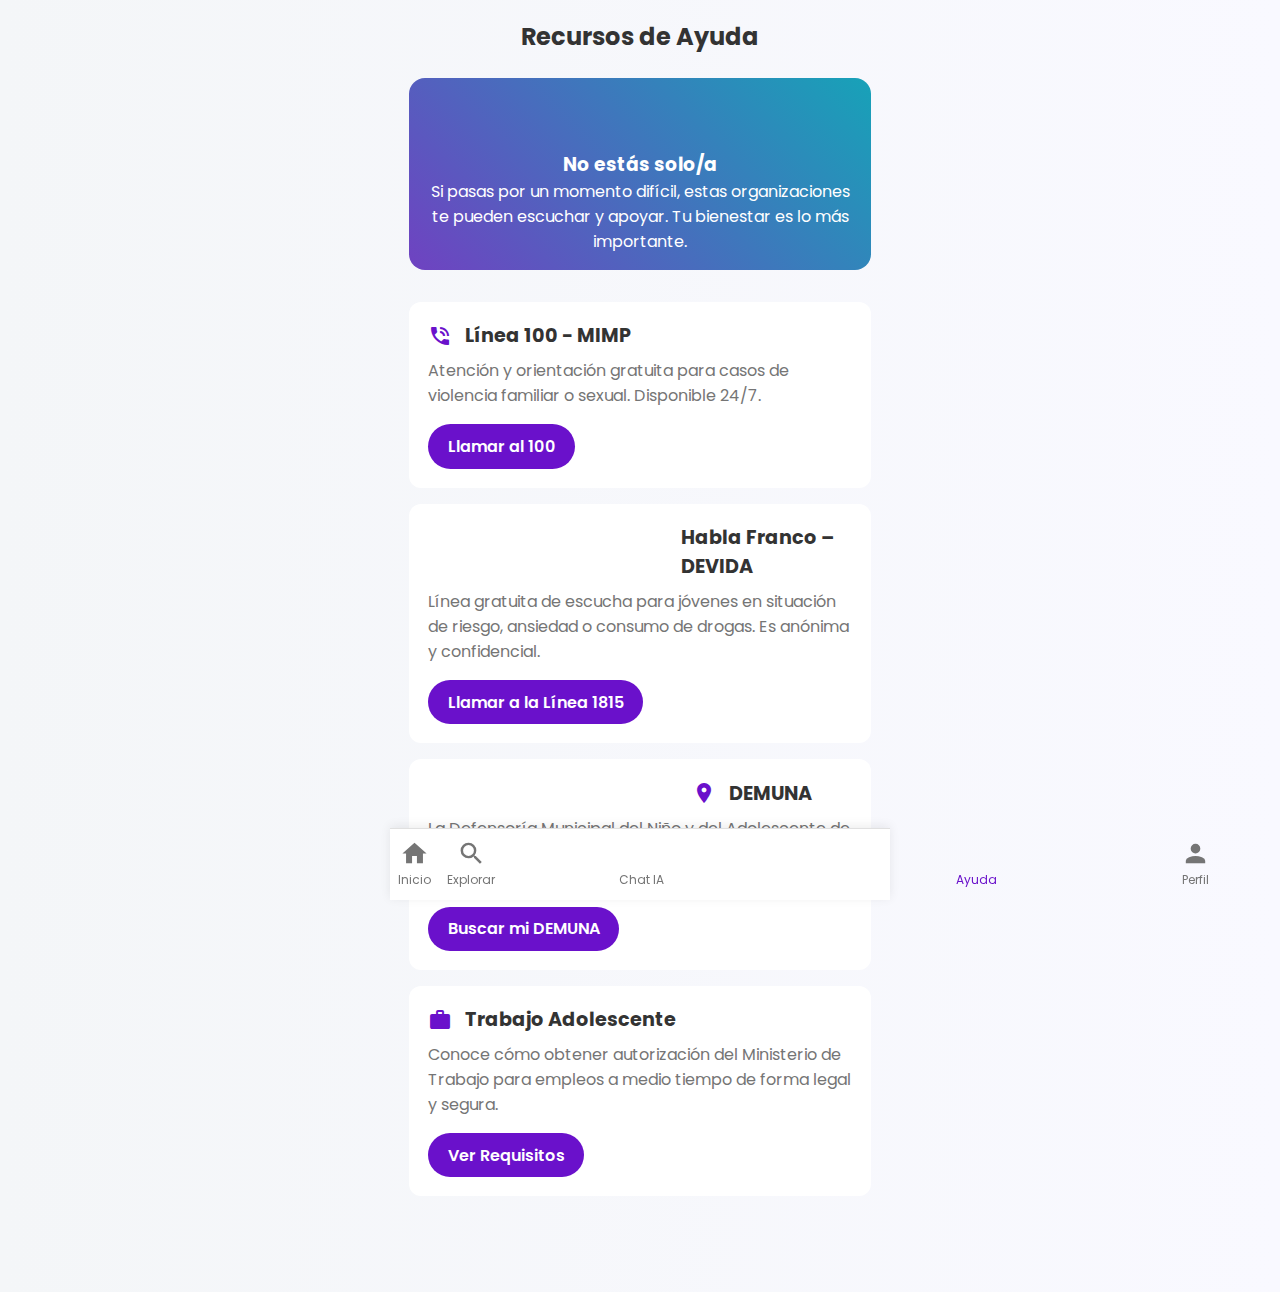
<file: ayuda.html>
<!DOCTYPE html>
<html lang="es">
<head>
    <meta charset="UTF-8">
    <meta name="viewport" content="width=device-width, initial-scale=1.0">
    <title>Recursos de Ayuda - Conecta Futuro</title>
    <link rel="stylesheet" href="estilos.css">
    <link href="https://fonts.googleapis.com/icon?family=Material+Icons" rel="stylesheet">
    <link href="https://fonts.googleapis.com/css2?family=Poppins:wght@400;600;700&display=swap" rel="stylesheet">
</head>
<body>
    <div class="container app-container">
        <header class="app-header-simple">
            <h1>Recursos de Ayuda</h1>
        </header>

        <main class="help-content">
            <div class="help-intro">
                <span class="material-icons">support_agent</span>
                <h3>No estás solo/a</h3>
                <p>Si pasas por un momento difícil, estas organizaciones te pueden escuchar y apoyar. Tu bienestar es lo más importante.</p>
            </div>

            <div class="help-card">
                <h4><span class="material-icons">phone_in_talk</span> Línea 100 - MIMP</h4>
                <p>Atención y orientación gratuita para casos de violencia familiar o sexual. Disponible 24/7.</p>
                <a href="tel:100" class="help-link">Llamar al 100</a>
            </div>

            <div class="help-card">
                <h4><span class="material-icons">psychology</span> Habla Franco – DEVIDA</h4>
                <p>Línea gratuita de escucha para jóvenes en situación de riesgo, ansiedad o consumo de drogas. Es anónima y confidencial.</p>
                <a href="tel:1815" class="help-link">Llamar a la Línea 1815</a>
            </div>

            <div class="help-card">
                <h4><span class="material-icons">family_restroom</span> DEMUNA</h4>
                <p>La Defensoría Municipal del Niño y del Adolescente de tu distrito ofrece orientación psicológica y legal gratuita.</p>
                <a href="https://www.gob.pe/30753-defensoria-municipal-del-nino-y-del-adolescente-demuna" target="_blank" class="help-link">Buscar mi DEMUNA</a>
            </div>

            <div class="help-card">
                <h4><span class="material-icons">work</span> Trabajo Adolescente</h4>
                <p>Conoce cómo obtener autorización del Ministerio de Trabajo para empleos a medio tiempo de forma legal y segura.</p>
                 <a href="https://www.gob.pe/24011-autorizacion-de-trabajo-para-menores-de-edad" target="_blank" class="help-link">Ver Requisitos</a>
            </div>
        </main>
    </div>

    <nav class="bottom-nav">
        <a href="home.html" class="nav-item"><span class="material-icons">home</span><span>Inicio</span></a>
        <a href="explorar.html" class="nav-item"><span class="material-icons">search</span><span>Explorar</span></a>
        <a href="chat.html" class="nav-item"><span class="material-icons">smart_toy</span><span>Chat IA</span></a>
        <a href="ayuda.html" class="nav-item active"><span class="material-icons">support_agent</span><span>Ayuda</span></a>
        <a href="perfil.html" class="nav-item"><span class="material-icons">person</span><span>Perfil</span></a>
    </nav>
</body>
</html>
</file>
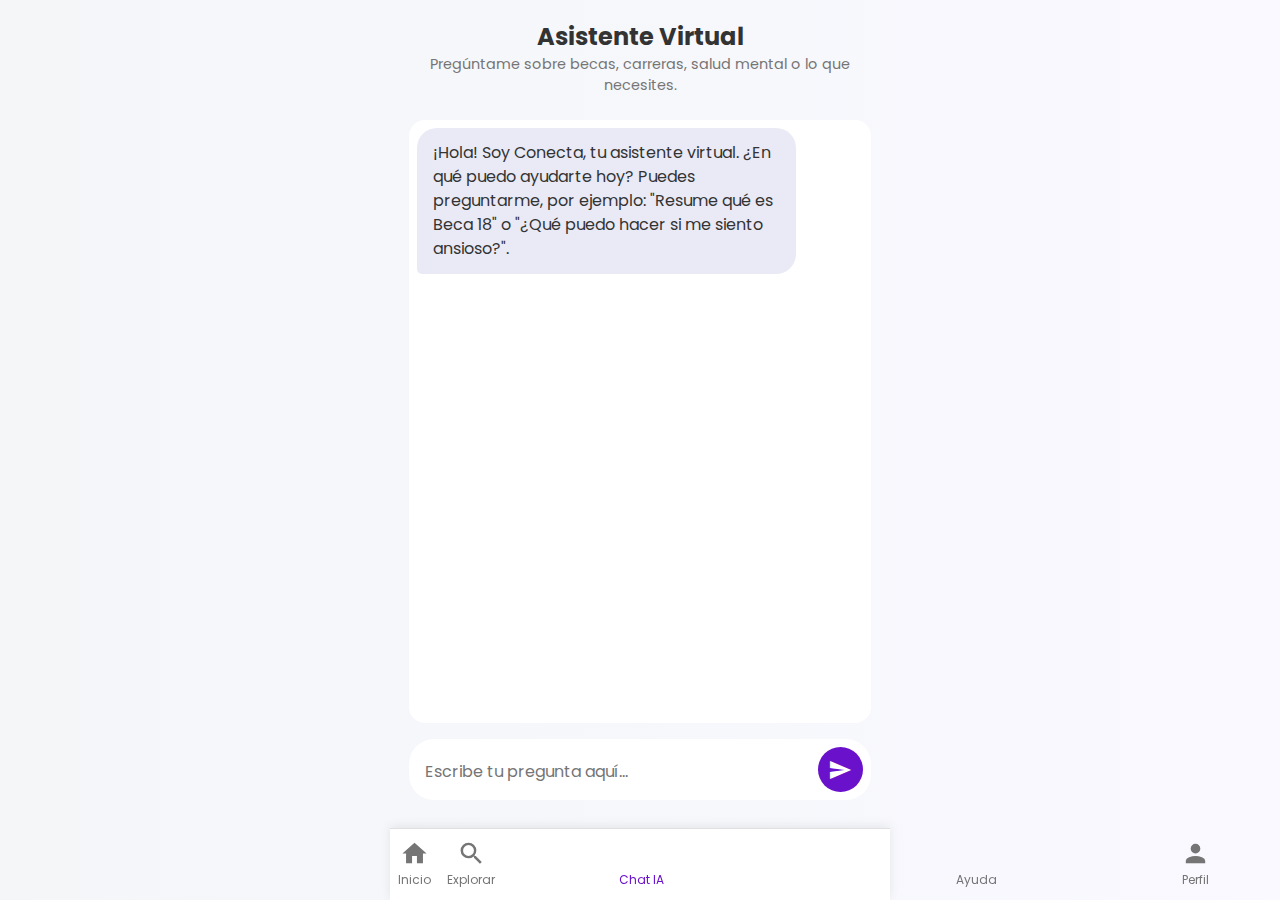
<file: chat.html>
<!DOCTYPE html>
<html lang="es">
<head>
    <meta charset="UTF-8">
    <meta name="viewport" content="width=device-width, initial-scale=1.0">
    <title>Asistente IA - Conecta Futuro</title>
    <link rel="stylesheet" href="estilos.css">
    <link href="https://fonts.googleapis.com/icon?family=Material+Icons" rel="stylesheet">
    <link href="https://fonts.googleapis.com/css2?family=Poppins:wght@400;600;700&display=swap" rel="stylesheet">
</head>
<body>
    <div class="container app-container">
        <header class="app-header-simple">
            <h1>Asistente Virtual</h1>
            <p class="subtitle">Pregúntame sobre becas, carreras, salud mental o lo que necesites.</p>
        </header>

        <main class="chat-container">
            <div id="chat-box" class="chat-box">
                <div class="chat-message ai-message">
                    <p>¡Hola! Soy Conecta, tu asistente virtual. ¿En qué puedo ayudarte hoy? Puedes preguntarme, por ejemplo: "Resume qué es Beca 18" o "¿Qué puedo hacer si me siento ansioso?".</p>
                </div>
            </div>

            <div class="chat-input-area">
                <textarea id="user-input" placeholder="Escribe tu pregunta aquí..." rows="1"></textarea>
                <button id="send-btn" class="send-btn">
                    <span class="material-icons">send</span>
                </button>
            </div>
        </main>
    </div>

    <nav class="bottom-nav">
        <a href="home.html" class="nav-item"><span class="material-icons">home</span><span>Inicio</span></a>
        <a href="explorar.html" class="nav-item"><span class="material-icons">search</span><span>Explorar</span></a>
        <a href="chat.html" class="nav-item active"><span class="material-icons">smart_toy</span><span>Chat IA</span></a>
        <a href="ayuda.html" class="nav-item"><span class="material-icons">support_agent</span><span>Ayuda</span></a>
        <a href="perfil.html" class="nav-item"><span class="material-icons">person</span><span>Perfil</span></a>
    </nav>

    <script src="app.js"></script>
</body>
</html>
</file>
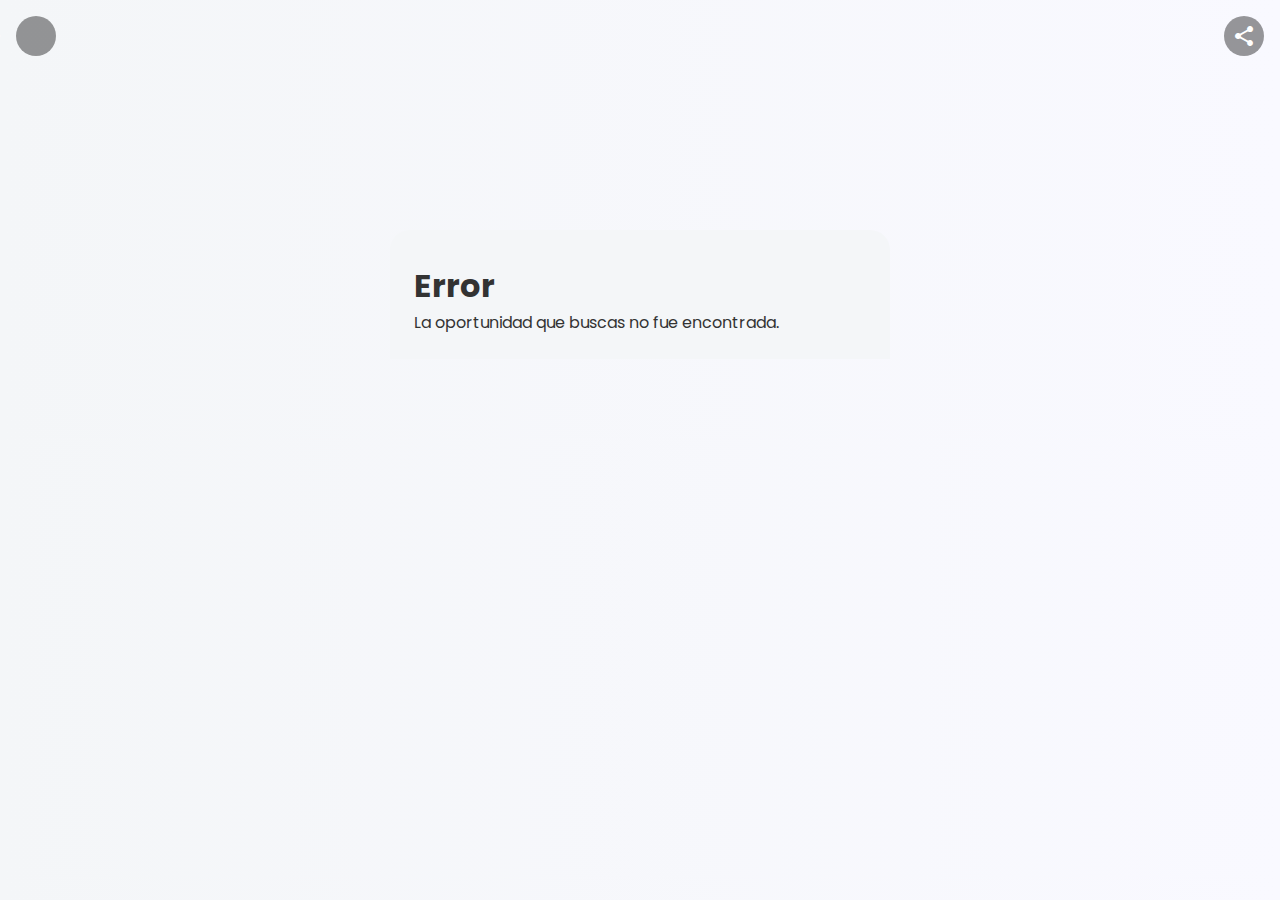
<file: detalle_evento.html>
<!DOCTYPE html>
<html lang="es">
<head>
    <meta charset="UTF-8">
    <meta name="viewport" content="width=device-width, initial-scale=1.0">
    <title>Detalle de Oportunidad - Conecta Futuro</title>
    <link rel="stylesheet" href="estilos.css">
    <link href="https://fonts.googleapis.com/icon?family=Material+Icons" rel="stylesheet">
    <link href="https://fonts.googleapis.com/css2?family=Poppins:wght@400;600;700&display=swap" rel="stylesheet">
</head>
<body>
    <div class="container app-container-detail">
        <header class="detail-header">
            <a href="home.html" class="back-button">
                <span class="material-icons">arrow_back_ios</span>
            </a>
            <a href="#" class="share-button">
                <span class="material-icons">share</span>
            </a>
        </header>

        <!-- Contenedor de la imagen. Se llenará con JS -->
        <div id="detail-image-container" class="detail-image-container">
            <!-- La imagen se insertará aquí -->
        </div>

        <!-- Contenedor principal del contenido. Se llenará con JS -->
        <main id="detail-main-content" class="detail-content">
            <!-- Todo el contenido se generará aquí dinámicamente -->
            <div class="spinner"></div> <!-- Muestra un spinner mientras carga -->
        </main>
    </div>
    <script src="app.js"></script>
</body>
</html>
</file>
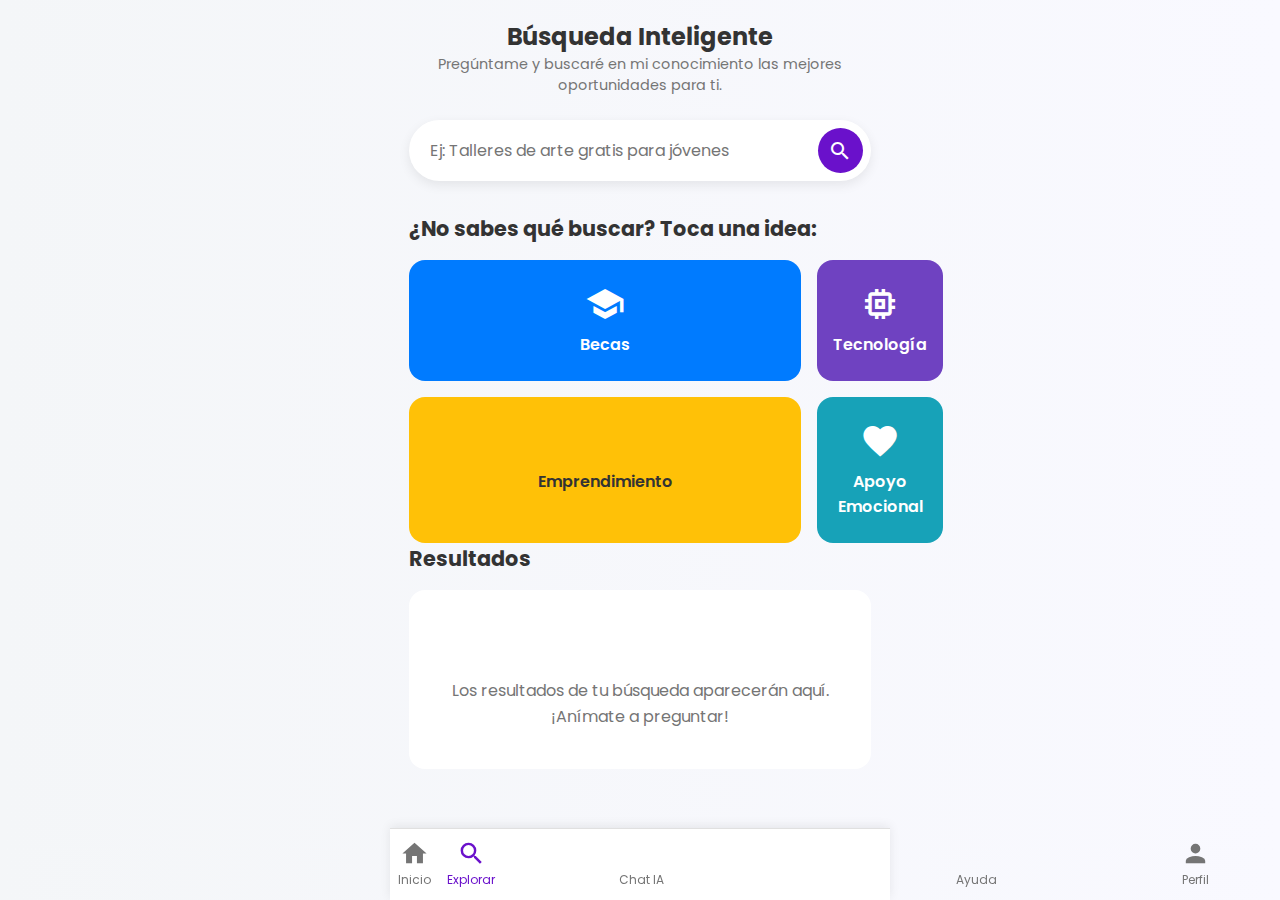
<file: explorar.html>
<!DOCTYPE html>
<html lang="es">
<head>
    <meta charset="UTF-8">
    <meta name="viewport" content="width=device-width, initial-scale=1.0">
    <title>Búsqueda Inteligente - Conecta Futuro</title>
    <link rel="stylesheet" href="estilos.css">
    <link href="https://fonts.googleapis.com/icon?family=Material+Icons" rel="stylesheet">
    <link href="https://fonts.googleapis.com/css2?family=Poppins:wght@400;600;700&display=swap" rel="stylesheet">
</head>
<body>
    <div class="container app-container">
        <header class="app-header-simple">
            <h1>Búsqueda Inteligente</h1>
            <p class="subtitle">Pregúntame y buscaré en mi conocimiento las mejores oportunidades para ti.</p>
        </header>

        <main>
            <!-- Barra de búsqueda principal -->
            <div class="ai-search-bar">
                <input type="text" id="ai-search-input" placeholder="Ej: Talleres de arte gratis para jóvenes">
                <button id="ai-search-btn">
                    <span class="material-icons">search</span>
                </button>
            </div>

            <!-- Sección de ideas rápidas -->
            <section class="explore-section">
                <h3>¿No sabes qué buscar? Toca una idea:</h3>
                <div class="category-grid">
                    <a href="#" class="category-card becas" data-prompt="Resume las principales becas para escolares en Perú, como Beca 18 y Beca Perú."><span class="material-icons">school</span><p>Becas</p></a>
                    <a href="#" class="category-card tecnologia" data-prompt="Busca programas gratuitos para aprender a programar para jóvenes en Perú."><span class="material-icons">memory</span><p>Tecnología</p></a>
                    <a href="#" class="category-card emprendimiento" data-prompt="Encuentra talleres de emprendimiento para adolescentes en Perú."><span class="material-icons">lightbulb</span><p>Emprendimiento</p></a>
                    <a href="#" class="category-card salud" data-prompt="¿Dónde puedo encontrar apoyo psicológico gratuito si soy menor de edad?"><span class="material-icons">favorite</span><p>Apoyo Emocional</p></a>
                </div>
            </section>

            <!-- Contenedor para los resultados de la IA -->
            <section class="explore-section">
                <h3>Resultados</h3>
                <div id="ai-search-results" class="ai-search-results">
                    <div class="initial-state">
                        <span class="material-icons">auto_awesome</span>
                        <p>Los resultados de tu búsqueda aparecerán aquí. ¡Anímate a preguntar!</p>
                    </div>
                </div>
            </section>

        </main>
    </div>

    <nav class="bottom-nav">
        <a href="home.html" class="nav-item"><span class="material-icons">home</span><span>Inicio</span></a>
        <a href="explorar.html" class="nav-item active"><span class="material-icons">search</span><span>Explorar</span></a>
        <a href="chat.html" class="nav-item"><span class="material-icons">smart_toy</span><span>Chat IA</span></a>
        <a href="ayuda.html" class="nav-item"><span class="material-icons">support_agent</span><span>Ayuda</span></a>
        <a href="perfil.html" class="nav-item"><span class="material-icons">person</span><span>Perfil</span></a>
    </nav>
    <script src="app.js"></script>
</body>
</html>
</file>
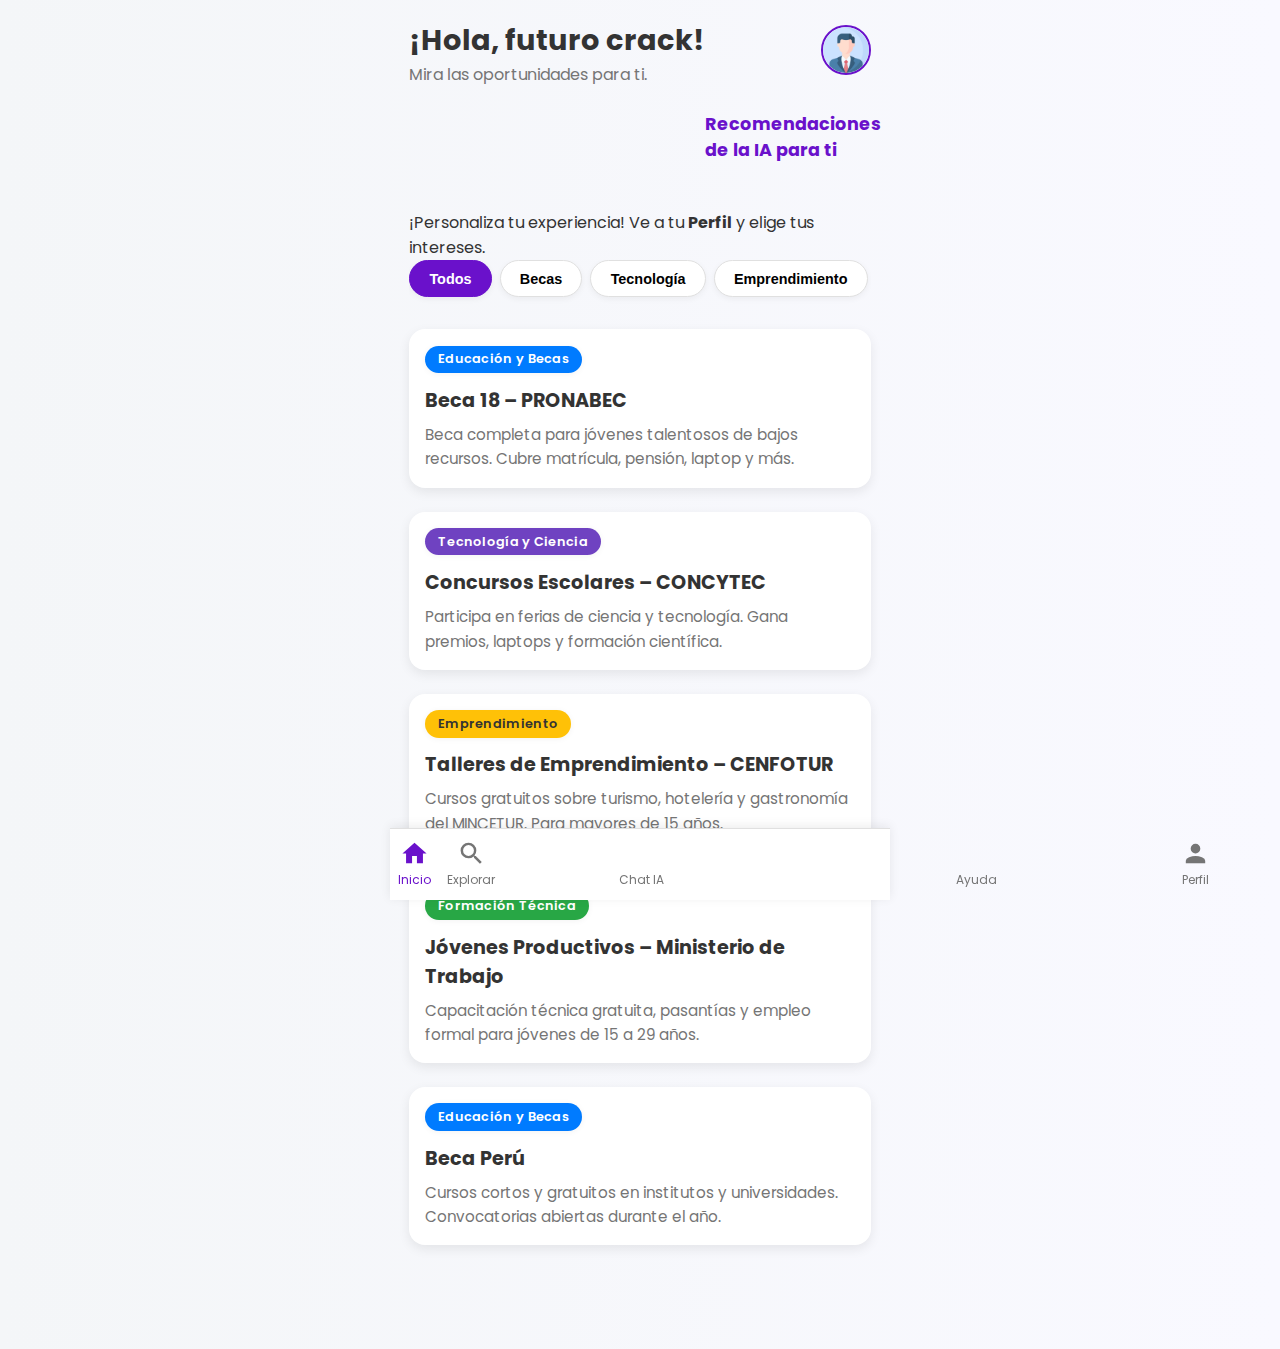
<file: home.html>
<!DOCTYPE html>
<html lang="es">
<head>
    <meta charset="UTF-8">
    <meta name="viewport" content="width=device-width, initial-scale=1.0">
    <title>Inicio - Conecta Futuro</title>
    <link rel="icon" href="icon.png", type="image/png">
    <link rel="stylesheet" href="estilos.css">
    <link href="https://fonts.googleapis.com/icon?family=Material+Icons" rel="stylesheet">
    <link href="https://fonts.googleapis.com/css2?family=Poppins:wght@400;600;700&display=swap" rel="stylesheet">
</head>

<body>
    <div class="container app-container">
        <header class="app-header">
            <div>
                <h2>¡Hola, futuro crack!</h2>
                <p>Mira las oportunidades para ti.</p>
            </div>
            <a href="perfil.html">
                <img src="perfil.png" alt="Foto de Perfil" class="profile-pic">
            </a>
        </header>

        <main>
            <!-- NUEVA SECCIÓN DE RECOMENDACIONES DE LA IA -->
            <section class="ai-recommendation-section">
                <h3><span class="material-icons">auto_awesome</span> Recomendaciones de la IA para ti</h3>
                <div id="ai-recommendations-container" class="ai-home-recommendations">
                    <!-- Las tarjetas de resumen de la IA se generarán aquí con JS -->
                </div>
            </section>

            <div class="filter-container">
                <button class="filter-btn active" data-filter="all">Todos</button>
                <button class="filter-btn" data-filter="becas">Becas</button>
                <button class="filter-btn" data-filter="tecnologia">Tecnología</button>
                <button class="filter-btn" data-filter="emprendimiento">Emprendimiento</button>
                <button class="filter-btn" data-filter="trabajo">Formación</button>
            </div>

            <section class="feed" id="feed-container">
                
                <!-- Beca 18 con ID único -->
                <a href="detalle_evento.html?id=beca18" class="card-link" data-category="becas">
                    <div class="card">
                        <div class="card-content">
                            <span class="tag becas">Educación y Becas</span>
                            <h4>Beca 18 – PRONABEC</h4>
                            <p>Beca completa para jóvenes talentosos de bajos recursos. Cubre matrícula, pensión, laptop y más.</p>
                        </div>
                    </div>
                </a>
                
                <!-- Concursos CONCYTEC con ID único -->
                <a href="detalle_evento.html?id=concytec" class="card-link" data-category="tecnologia">
                    <div class="card">
                        <div class="card-content">
                            <span class="tag tecnologia">Tecnología y Ciencia</span>
                            <h4>Concursos Escolares – CONCYTEC</h4>
                            <p>Participa en ferias de ciencia y tecnología. Gana premios, laptops y formación científica.</p>
                        </div>
                    </div>
                </a>

                <!-- Emprendimiento CENFOTUR con ID único -->
                <a href="detalle_evento.html?id=cenfotur" class="card-link" data-category="emprendimiento">
                    <div class="card">
                        <div class="card-content">
                            <span class="tag emprendimiento">Emprendimiento</span>
                            <h4>Talleres de Emprendimiento – CENFOTUR</h4>
                            <p>Cursos gratuitos sobre turismo, hotelería y gastronomía del MINCETUR. Para mayores de 15 años.</p>
                        </div>
                    </div>
                </a>

                <!-- Jóvenes Productivos con ID único -->
                <a href="detalle_evento.html?id=jovenesproductivos" class="card-link" data-category="trabajo">
                     <div class="card">
                        <div class="card-content">
                            <span class="tag trabajo">Formación Técnica</span>
                            <h4>Jóvenes Productivos – Ministerio de Trabajo</h4>
                            <p>Capacitación técnica gratuita, pasantías y empleo formal para jóvenes de 15 a 29 años.</p>
                        </div>
                    </div>
                </a>

                <!-- Beca Perú con ID único -->
                <a href="detalle_evento.html?id=becaperu" class="card-link" data-category="becas">
                    <div class="card">
                        <div class="card-content">
                            <span class="tag becas">Educación y Becas</span>
                            <h4>Beca Perú</h4>
                            <p>Cursos cortos y gratuitos en institutos y universidades. Convocatorias abiertas durante el año.</p>
                        </div>
                    </div>
                </a>
                
            </section>
        </main>
    </div>

    <nav class="bottom-nav">
        <a href="home.html" class="nav-item active"><span class="material-icons">home</span><span>Inicio</span></a>
        <a href="explorar.html" class="nav-item"><span class="material-icons">search</span><span>Explorar</span></a>
        <a href="chat.html" class="nav-item"><span class="material-icons">smart_toy</span><span>Chat IA</span></a>
        <a href="ayuda.html" class="nav-item"><span class="material-icons">support_agent</span><span>Ayuda</span></a>
        <a href="perfil.html" class="nav-item"><span class="material-icons">person</span><span>Perfil</span></a>
    </nav>
    <script src="app.js"></script>
</body>
</html>
</file>
<file: estilos.css>
/* --- CONFIGURACIÓN GENERAL Y VARIABLES --- */
:root {
    --primary-color: #6a11cb;
    --secondary-color: #2575fc;
    --text-color: #333;
    --light-text-color: #757575;
    --bg-color: #f4f6f8;
    --white-color: #ffffff;
    --border-color: #e0e0e0;
    --tag-becas: #007bff;
    --tag-emprendimiento: #ffc107;
    --tag-trabajo: #28a745;
    --tag-salud: #17a2b8;
    --tag-tecnologia: #6f42c1;
    --tag-arte: #e91e63;
}

* { margin: 0; padding: 0; box-sizing: border-box; }
body { font-family: 'Poppins', sans-serif; background-color: var(--bg-color); color: var(--text-color); }
.container { padding: 1.2rem; max-width: 500px; margin: 0 auto; }
.app-container { padding-bottom: 80px; }
a { text-decoration: none; color: inherit; }

/* --- PANTALLA DE BIENVENIDA --- */
.welcome-bg { background: linear-gradient(45deg, var(--primary-color), var(--secondary-color)); color: var(--white-color); height: 100vh; display: flex; align-items: center; justify-content: center; text-align: center; }
.welcome-container { display: flex; flex-direction: column; justify-content: space-around; height: 90%; }
.logo-large { width: 100px; margin-bottom: 1rem; }
.welcome-header h1 { font-size: 2.5rem; font-weight: 700; }
.welcome-header p { font-size: 1.1rem; opacity: 0.9; }
.login-form { width: 100%; display: flex; flex-direction: column; gap: 1rem; }
.login-form input { width: 100%; padding: 1rem; border-radius: 12px; border: 1px solid var(--border-color); font-size: 1rem; font-family: 'Poppins', sans-serif; background-color: rgba(255, 255, 255, 0.9); }
.btn { display: block; padding: 1rem; border-radius: 50px; font-size: 1.1rem; font-weight: 600; border: none; cursor: pointer; transition: transform 0.2s; }
.btn:active { transform: scale(0.98); }
.btn-primary { background-color: var(--white-color); color: var(--primary-color); }
.forgot-password { color: var(--white-color); text-decoration: underline; font-size: 0.9rem; opacity: 0.9; }
.welcome-footer { font-size: 0.9rem; opacity: 0.8; }

/* --- CABECERAS --- */
.app-header { display: flex; justify-content: space-between; align-items: center; margin-bottom: 1.5rem; }
.app-header h2 { font-size: 1.8rem; font-weight: 700; }
.app-header p { color: var(--light-text-color); }
.profile-pic { width: 50px; height: 50px; border-radius: 50%; object-fit: cover; border: 2px solid var(--primary-color); }
.app-header-simple { text-align: center; margin-bottom: 1.5rem; }
.app-header-simple h1 { font-size: 1.5rem; }
.subtitle { font-size: 0.9rem; color: var(--light-text-color); }

/* --- TARJETAS DE CONTENIDO --- */
.feed h3 { font-size: 1.3rem; margin-bottom: 1rem; }
.card { background: var(--white-color); border-radius: 16px; overflow: hidden; margin-bottom: 1.5rem; box-shadow: 0 4px 12px rgba(0,0,0,0.08); }
.card-content { padding: 1rem; }
.tag { display: inline-block; padding: 0.3rem 0.8rem; border-radius: 50px; font-size: 0.8rem; font-weight: 600; color: var(--white-color); margin-bottom: 0.8rem; }
.tag.becas { background-color: var(--tag-becas); }
.tag.emprendimiento { background-color: var(--tag-emprendimiento); color: var(--text-color); }
.tag.trabajo { background-color: var(--tag-trabajo); }
.tag.salud { background-color: var(--tag-salud); }
.tag.tecnologia { background-color: var(--tag-tecnologia); }
.tag.arte { background-color: var(--tag-arte); }
.card h4 { font-size: 1.2rem; margin-bottom: 0.5rem; }
.card p { color: var(--light-text-color); font-size: 0.95rem; line-height: 1.6; }
.card-links { margin-top: 1rem; display: flex; flex-wrap: wrap; gap: 0.5rem; }
.link-button { background-color: var(--primary-color); color: var(--white-color); padding: 0.5rem 1rem; border-radius: 50px; font-size: 0.8rem; font-weight: 600; text-align: center; transition: background-color 0.2s; }
.link-button:hover { background-color: var(--secondary-color); }

/* --- NAVEGACIÓN INFERIOR --- */
.bottom-nav { position: fixed; bottom: 0; left: 0; right: 0; max-width: 500px; margin: 0 auto; background-color: var(--white-color); display: flex; justify-content: space-around; padding: 0.5rem 0; box-shadow: 0 -2px 10px rgba(0,0,0,0.08); border-top: 1px solid var(--border-color); }
.nav-item { display: flex; flex-direction: column; align-items: center; color: var(--light-text-color); padding: 0.2rem 0.5rem; }
.nav-item span { font-size: 0.75rem; }
.nav-item .material-icons { font-size: 1.8rem; margin-bottom: 2px; }
.nav-item.active { color: var(--primary-color); }

/* --- PERFIL --- */
.profile-info { text-align: center; margin-bottom: 2rem; }
.profile-pic-large { width: 100px; height: 100px; border-radius: 50%; object-fit: cover; border: 3px solid var(--primary-color); margin-bottom: 0.5rem; }
.profile-info h2 { font-size: 1.5rem; }
.profile-info p {size: 1.5rem; margin-bottom: 1rem; margin-bottom: 1rem; padding-bottom: 0.5rem;}
.profile-section { margin-bottom: 2rem; padding-top: 1.5rem; }
.interests-grid { display: flex; flex-wrap: wrap; gap: 0.8rem;margin-bottom: 1.5rem}
.interest-item { padding: 0.6rem 1.2rem; border-radius: 50px; background: var(--white-color); border: 1px solid var(--border-color); font-weight: 600; cursor: pointer; }
.interest-item.active { background: var(--primary-color); color: var(--white-color); border-color: var(--primary-color); }
.logout-link { display: block; text-align: center; color: #f44336; font-weight: 600; margin-top: 1rem; }

/* --- EXPLORAR --- */
.search-bar { display: flex; align-items: center; background: var(--white-color); padding: 0.8rem; border-radius: 50px; margin-bottom: 2rem; }
.search-bar input { border: none; outline: none; margin-left: 0.8rem; width: 100%; font-size: 1rem; font-family: 'Poppins', sans-serif; }
.explore-section h3 { font-size: 1.3rem; margin-bottom: 1rem; }
.category-grid { display: grid; grid-template-columns: repeat(2, 1fr); gap: 1rem; }
.category-card { padding: 1.5rem 1rem; border-radius: 16px; color: var(--white-color); text-align: center; }
.category-card .material-icons { font-size: 2.5rem; margin-bottom: 0.5rem; }
.category-card p { font-weight: 600; }
.category-card.becas { background: var(--tag-becas); }
.category-card.emprendimiento { background: var(--tag-emprendimiento); color: var(--text-color); }
.category-card.trabajo { background: var(--tag-trabajo); }
.category-card.salud { background: var(--tag-salud); }
.category-card.tecnologia { background: var(--tag-tecnologia); }
.category-card.arte { background: var(--tag-arte); }

/* --- AYUDA --- */
.help-content .help-intro { text-align: center; padding: 1rem; background: linear-gradient(45deg, var(--tag-tecnologia), var(--tag-salud)); color: var(--white-color); border-radius: 16px; margin-bottom: 2rem; }
.help-intro .material-icons { font-size: 3rem; margin-bottom: 0.5rem; }
.help-card { background: var(--white-color); padding: 1.2rem; border-radius: 12px; margin-bottom: 1rem; }
.help-card h4 { display: flex; align-items: center; font-size: 1.2rem; margin-bottom: 0.5rem; }
.help-card h4 .material-icons { color: var(--primary-color); margin-right: 0.8rem; }
.help-card p { color: var(--light-text-color); margin-bottom: 1rem; }
.help-link { display: inline-block; background: var(--primary-color); color: var(--white-color); padding: 0.6rem 1.2rem; border-radius: 50px; font-weight: 600; }

/* --- CHAT CON IA --- */
.chat-container { display: flex; flex-direction: column; height: calc(100vh - 220px); }
.chat-box { flex-grow: 1; overflow-y: auto; padding: 0.5rem; background-color: var(--white-color); border-radius: 16px; margin-bottom: 1rem; }
.chat-message { margin-bottom: 1rem; display: flex; }
.chat-message p { padding: 0.8rem 1rem; border-radius: 20px; max-width: 85%; line-height: 1.5; }
.user-message { justify-content: flex-end; }
.user-message p { background-color: var(--primary-color); color: var(--white-color); border-bottom-right-radius: 5px; }
.ai-message { justify-content: flex-start; }
.ai-message p { background-color: #e9eaf6; color: var(--text-color); border-bottom-left-radius: 5px; }
.chat-input-area { display: flex; align-items: flex-end; gap: 0.5rem; background: var(--white-color); padding: 0.5rem; border-radius: 25px; }
.chat-input-area textarea { flex-grow: 1; border: none; outline: none; resize: none; font-family: 'Poppins', sans-serif; font-size: 1rem; padding: 0.5rem; max-height: 100px; }
.send-btn { background-color: var(--primary-color); color: var(--white-color); border: none; border-radius: 50%; width: 45px; height: 45px; display: flex; align-items: center; justify-content: center; cursor: pointer; flex-shrink: 0; }

/* --- ESTILOS ADICIONALES PARA FILTROS Y DETALLES --- */

/* --- Filtros en Home --- */
.filter-container {
    display: flex;
    gap: 0.5rem;
    margin-bottom: 1.5rem;
    overflow-x: auto; /* Permite scroll horizontal en pantallas pequeñas */
    padding-bottom: 0.5rem; /* Espacio para la barra de scroll */
    scrollbar-width: none; /* Oculta scrollbar en Firefox */
}
.filter-container::-webkit-scrollbar {
    display: none; /* Oculta scrollbar en Chrome/Safari */
}
.filter-btn {
    padding: 0.6rem 1.2rem;
    border-radius: 50px;
    background: var(--white-color);
    border: 1px solid var(--border-color);
    font-weight: 600;
    cursor: pointer;
    font-size: 0.9rem;
    white-space: nowrap; /* Evita que el texto se parta */
    transition: all 0.2s ease-in-out;
}
.filter-btn.active {
    background: var(--primary-color);
    color: var(--white-color);
    border-color: var(--primary-color);
}
.card-link.hidden {
    display: none;
}
.card-link {
    transition: opacity 0.3s ease, transform 0.3s ease;
}

/* --- Rediseño de la Página de Detalles --- */
.app-container-detail {
    padding: 0;
    padding-bottom: 80px;
}
.detail-header {
    position: absolute;
    top: 1rem;
    left: 1rem;
    right: 1rem;
    z-index: 10;
    display: flex;
    justify-content: space-between;
}
.back-button, .share-button {
    background: rgba(0, 0, 0, 0.4);
    color: var(--white-color);
    border-radius: 50%;
    width: 40px;
    height: 40px;
    display: flex;
    align-items: center;
    justify-content: center;
    text-decoration: none;
}
.back-button .material-icons {
    padding-left: 8px;
}

.detail-image-container {
    width: 100%;
    height: 250px;
}
.detail-image-container img {
    width: 100%;
    height: 100%;
    object-fit: cover;
}

.detail-content {
    padding: 1.5rem;
    background-color: var(--bg-color);
    border-radius: 20px 20px 0 0;
    margin-top: -20px;
    position: relative;
}
.detail-content h1 {
    font-size: 2rem;
    margin-top: 0.5rem;
}
.detail-subtitle {
    font-size: 1rem;
    color: var(--light-text-color);
    margin-bottom: 2rem;
}

.detail-section {
    background: var(--white-color);
    padding: 1.2rem;
    border-radius: 16px;
    margin-bottom: 1rem;
}
.detail-section h3 {
    display: flex;
    align-items: center;
    gap: 0.8rem;
    font-size: 1.3rem;
    margin-bottom: 1rem;
    color: var(--primary-color);
}
.detail-section p {
    line-height: 1.6;
    color: var(--text-color);
}
.detail-section ul {
    list-style: none;
    padding: 0;
}
.detail-section ul li {
    display: flex;
    align-items: center;
    gap: 0.8rem;
    margin-bottom: 0.8rem;
    font-size: 1rem;
}
.check-icon {
    color: var(--tag-trabajo);
}
.note {
    font-size: 0.85rem;
    color: var(--light-text-color);
    margin-top: 1rem;
}

.cta-container {
    margin-top: 2rem;
}
.cta-button {
    display: block;
    width: 100%;
    padding: 1.2rem;
    text-align: center;
    background: linear-gradient(45deg, var(--primary-color), var(--secondary-color));
    color: var(--white-color);
    border-radius: 16px;
    font-size: 1.1rem;
    font-weight: 700;
    text-decoration: none;
}

/* Nueva barra de búsqueda con IA */
.ai-search-bar {
    display: flex;
    align-items: center;
    background: var(--white-color);
    padding: 0.5rem;
    border-radius: 50px;
    margin-bottom: 2rem;
    box-shadow: 0 4px 12px rgba(0,0,0,0.08);
}
.ai-search-bar input {
    flex-grow: 1;
    border: none;
    outline: none;
    margin-left: 0.8rem;
    font-size: 1rem;
    font-family: 'Poppins', sans-serif;
    background: transparent;
}
.ai-search-bar button {
    background: var(--primary-color);
    color: var(--white-color);
    border: none;
    border-radius: 50%;
    width: 45px;
    height: 45px;
    display: flex;
    align-items: center;
    justify-content: center;
    cursor: pointer;
    flex-shrink: 0;
}
.category-card {
    cursor: pointer;
}

/* Contenedor de resultados de la IA */
.ai-search-results {
    background: var(--white-color);
    padding: 1.5rem;
    border-radius: 16px;
    min-height: 150px;
    transition: all 0.3s ease;
}
.ai-search-results .initial-state {
    display: flex;
    flex-direction: column;
    align-items: center;
    justify-content: center;
    text-align: center;
    color: var(--light-text-color);
    height: 100%;
}
.ai-search-results .initial-state .material-icons {
    font-size: 3rem;
    color: var(--primary-color);
    opacity: 0.5;
    margin-bottom: 1rem;
}

/* Estilos para el contenido generado por la IA */
.ai-search-results h4 {
    font-size: 1.2rem;
    margin-bottom: 1rem;
    color: var(--primary-color);
}
.ai-search-results p {
    line-height: 1.6;
    margin-bottom: 1rem;
}
.ai-search-results ul {
    list-style: none;
    padding-left: 0;
}
.ai-search-results ul li {
    display: flex;
    align-items: flex-start;
    gap: 0.8rem;
    margin-bottom: 0.8rem;
}
.ai-search-results ul li::before {
    content: '✅';
    font-family: 'Material Icons';
    content: 'check_circle';
    color: var(--tag-trabajo);
    margin-top: 2px;
}

/* Spinner de carga */
.spinner {
    border: 4px solid rgba(0, 0, 0, 0.1);
    width: 36px;
    height: 36px;
    border-radius: 50%;
    border-left-color: var(--primary-color);
    animation: spin 1s ease infinite;
    margin: 2rem auto;
}
@keyframes spin {
    0% { transform: rotate(0deg); }
    100% { transform: rotate(360deg); }
}


/* --- ESTILOS PARA LAS TARJETAS DE RECOMENDACIÓN DE LA IA EN HOME --- */
.ai-home-recommendations {
    display: flex;
    flex-direction: column;
    gap: 1rem;
}

.ai-card {
    background: linear-gradient(135deg, var(--primary-color), var(--secondary-color));
    color: var(--white-color);
    border: none;
    box-shadow: 0 8px 20px rgba(106, 17, 203, 0.3);
}

.ai-card .tag.ai-rec {
    background-color: rgba(255, 255, 255, 0.2);
    color: var(--white-color);
}

.ai-card h4 {
    color: var(--white-color);
}

.ai-card p {
    color: var(--white-color);
    opacity: 0.8;
}

/* === MEJORAS VISUALES APLICADAS A LA SECCIÓN HOME === */

/* Mejor fondo general con degradado sutil */
body {
    background: linear-gradient(to right, #f4f6f8, #f9f9ff);
}

/* Tarjetas con animación y efecto hover */
.card {
    transition: transform 0.3s ease, box-shadow 0.3s ease;
}
.card:hover {
    transform: translateY(-6px);
    box-shadow: 0 10px 20px rgba(0, 0, 0, 0.1);
}

/* Botones de filtro más suaves y dinámicos */
.filter-btn {
    box-shadow: 0 2px 6px rgba(0,0,0,0.05);
    transition: all 0.3s ease;
}
.filter-btn:hover {
    transform: scale(1.05);
    box-shadow: 0 4px 12px rgba(0,0,0,0.1);
}

/* Etiquetas de categoría con más vida visual */
.tag {
    box-shadow: 0 1px 6px rgba(0, 0, 0, 0.05);
    letter-spacing: 0.3px;
}

/* Entrada animada para las recomendaciones de IA */
.ai-home-recommendations {
    animation: fadeIn 0.6s ease-in;
}
@keyframes fadeIn {
    from { opacity: 0; transform: translateY(10px); }
    to { opacity: 1; transform: translateY(0); }
}

/* Efecto hover sutil en tarjetas de la IA */
.ai-card {
    transition: transform 0.3s ease;
}
.ai-card:hover {
    transform: scale(1.03);
}

/* Título de la sección de recomendaciones de IA estilizado */
.ai-recommendation-section h3 {
    display: flex;
    align-items: center;
    gap: 8px;
    font-size: 1.1rem;
    color: var(--primary-color);
    margin-bottom: 1rem;
}
</file>
